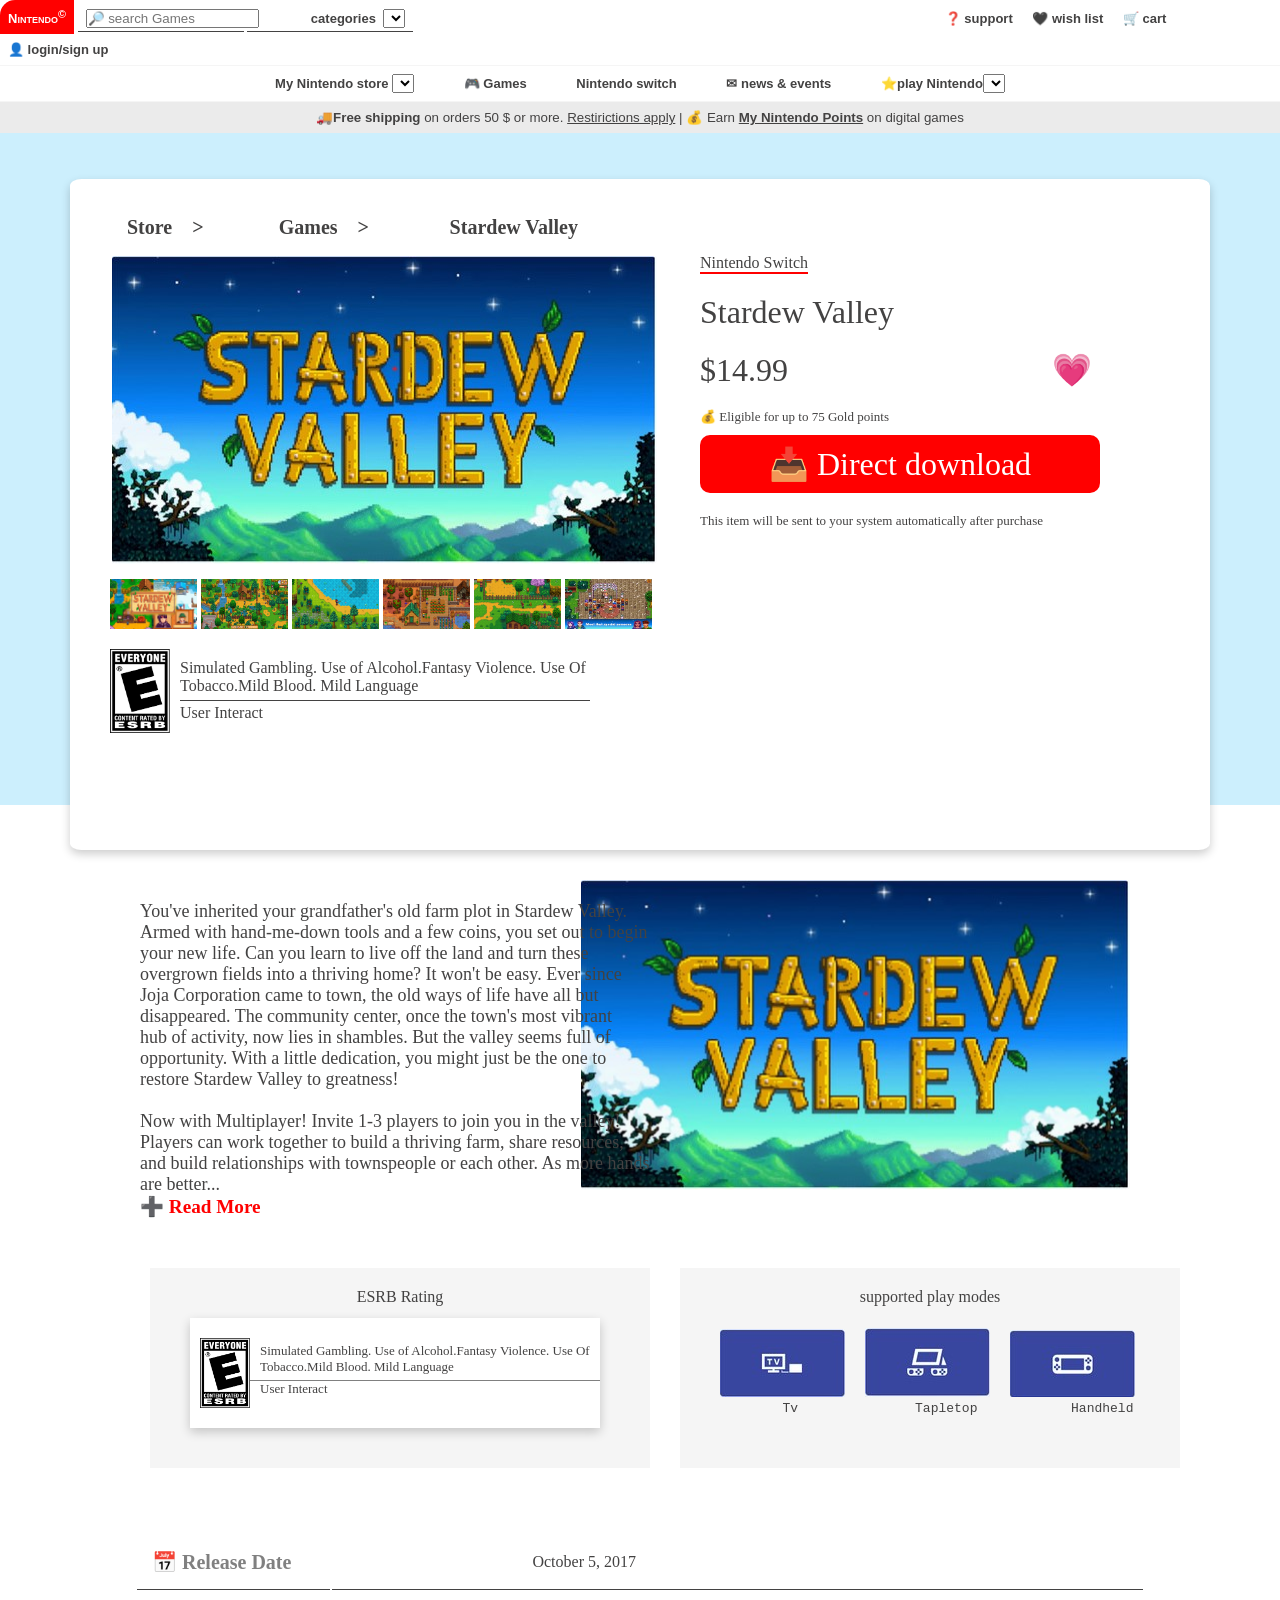
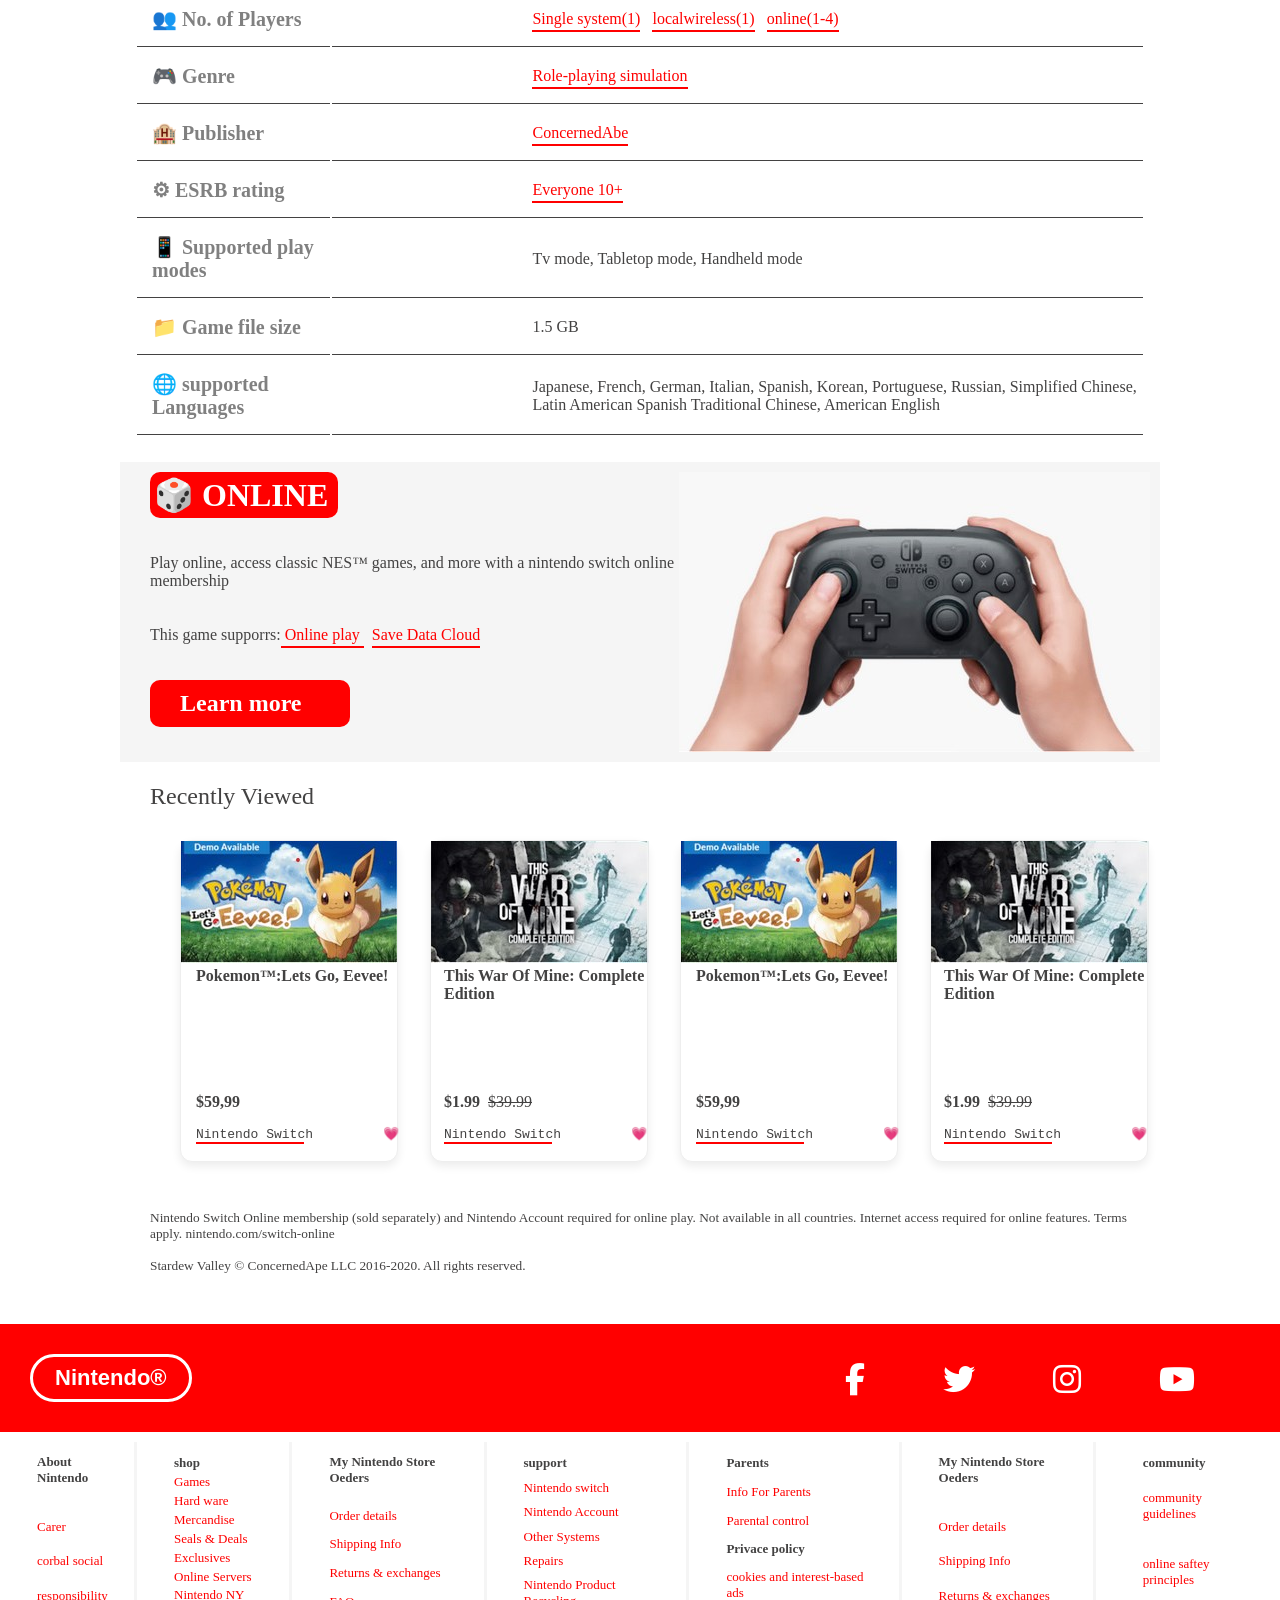
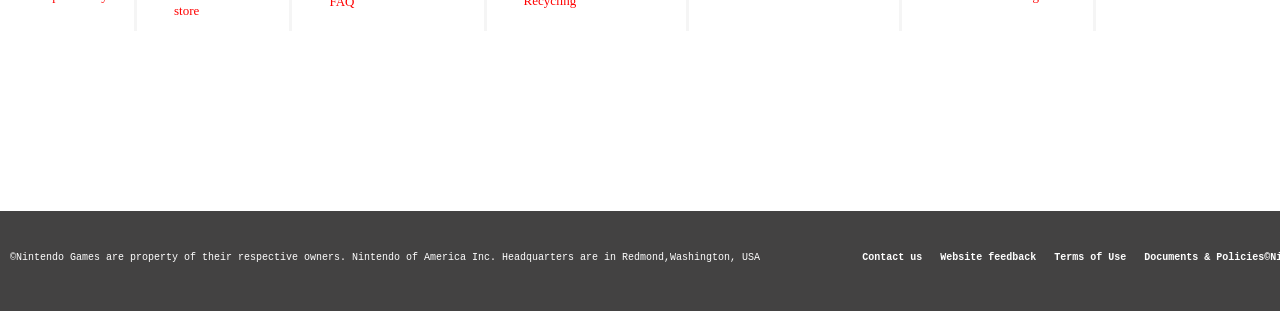
<file: index.html>
<!DOCTYPE html>
<html lang="en">

<head>
    <title> NINTENDO </title>
    <link rel="stylesheet" href="headers.css">
    <style>

    </style>
    <link rel="stylesheet" href="https://cdnjs.cloudflare.com/ajax/libs/font-awesome/6.5.1/css/all.min.css">

</head>

<body>

    <ul class="first">
        <li id="lone"> Nintendo<sup>©</sup></li>
        <li class="tth "> <input type="search" placeholder="🔎 search Games"></li>
        <li class=" ttth"> categories&nbsp;&nbsp;<select> </select></li>
        <li class=" end"> ❓ support</li>
        <li> 🖤 wish list</li>
        <li> 🛒 cart</li>
        <li> 👤 login/sign up</li>
    </ul>



    <ul class="second">
        <li> My Nintendo store <select></select></li>
        <li> 🎮 Games </li>
        <li> Nintendo switch </li>
        <li> ✉ news & events</li>
        <li> ⭐play Nintendo<select></select> </li>
    </ul>

    <ul class="third">
        <li>

            🚚<b>Free shipping</b> on orders 50 $ or more. <u>Restirictions apply</u> | 💰 Earn <b><u>My Nintendo
                    Points</u></b> on digital games

        </li>
    </ul><br /><br />
    <div class="table">
        <table>
            <tr>
                <th class="table mrow">
                    Store &nbsp;&nbsp; >
                </th>
                <th class="table mrow">
                    Games &nbsp;&nbsp; >
                </th>
                <th class="table mrow">
                    Stardew Valley
                </th>
            </tr>
            <tr>
                <td colspan="3"> <img src="1.jpg" /></td>
            </tr>

        </table>
        <div class="four">
            <p class="p1">Nintendo Switch</p>
            <p class="p2">Stardew Valley</p>
            <p class="p3">$14.99
                &nbsp;&nbsp;&nbsp;&nbsp;&nbsp;&nbsp;&nbsp;&nbsp;&nbsp;&nbsp;&nbsp;&nbsp;&nbsp;&nbsp;&nbsp;&nbsp;&nbsp;&nbsp;&nbsp;&nbsp;&nbsp;&nbsp;&nbsp;&nbsp;&nbsp;&nbsp;&nbsp;&nbsp;&nbsp;&nbsp;&nbsp;
                💗</p>
            <p class="p4"><b>💰</b> Eligible for up to 75 Gold points</p>
            <p class="p5">📥 Direct download</p>
            <p class="p6">This item will be sent to your system automatically after purchase</p>
        </div>
        <div class="photos">
            <img src="2.jpg" width="87px" height="50" />
            <img src="3.jpg" width="87px" height="50" />
            <img src="4.jpg" width="87px" height="50" />
            <img src="5.jpg" width="87px" height="50" />
            <img src="6.jpg" width="87px" height="50" />
            <img src="7.jpg" width="87px" height="50" />
        </div>
        <div class="esrb">
            <img src="8.jpg" width="60" />
        </div>

        <div class="divesrb">
            <p id="a"> Simulated Gambling. Use of Alcohol.Fantasy Violence. Use Of <br />Tobacco.Mild Blood. Mild
                Language</p>
        </div>
        <div class="divesrbb">
            <p> User Interact</p>
        </div>

    </div>
    <div class="divimage">
        <img src="1.jpg" />
        <p class="pimage">
            You've inherited your grandfather's old farm plot in Stardew Valley. Armed with hand-me-down tools and a few
            coins, you set out to begin your new life. Can you learn to live off the land and turn these overgrown
            fields into a thriving home? It won't be easy. Ever since Joja Corporation came to town, the old ways of
            life have all but disappeared. The community center, once the town's most vibrant hub of activity, now lies
            in shambles. But the valley seems full of opportunity. With a little dedication, you might just be the one
            to restore Stardew Valley to greatness!<br /><br />

            Now with Multiplayer! Invite 1-3 players to join you in the valley! Players can work together to build a
            thriving farm, share resources, and build relationships with townspeople or each other. As more hands are
            better...
        </p>
        <p class="rm"> ➕ Read More</p>
    </div>



    <div class="esupp">

        <div class="erating">
            <p>ESRB Rating </p>
        </div>


        <div class="support">
            <p>supported play modes </p>
        </div>
        <div class="supportimage">
            <img src="9.jpg" />&nbsp;&nbsp;&nbsp;&nbsp;

            <img src="10.jpg" />&nbsp;&nbsp;&nbsp;&nbsp;

            <img src="11.jpg" />
            <pre>        Tv               Tapletop            Handheld</pre>

        </div>

        <div class="eratingimage">
            <img src="8.jpg" width="50" />
            <p class="pword"> Simulated Gambling. Use of Alcohol.Fantasy Violence. Use Of <br />Tobacco.Mild Blood. Mild
                Language</p>

            <p> User Interact</p>
        </div>
    </div>

    <div class="table2">
        <table>
            <tr>
                <th class="thtable2">📅 Release Date</th>
                <td class="tdtable2">October 5, 2017</td>
            </tr>
            <tr>
                <th class="thtable2"> 👥 No. of Players</th>
                <td class="tdtable2 "><span class="td2">Single system(1)</span>&nbsp;&nbsp;
                    <span class="td2">localwireless(1)</span>&nbsp;&nbsp;
                    <span class="td2"> online(1-4)</span>
                </td>
            </tr>
            <tr>
                <th class="thtable2"> 🎮 Genre</th>
                <td class="tdtable2 "><span class="td2">Role-playing simulation</span></td>
            </tr>
            <tr>
                <th class="thtable2"> 🏨 Publisher</th>
                <td class="tdtable2 "><span class="td2">ConcernedAbe</span></td>
            </tr>
            <tr>
                <th class="thtable2"> ⚙ ESRB rating</th>
                <td class="tdtable2 "><span class="td2">Everyone 10+</span></td>
            </tr>
            <tr>
                <th class="thtable2"> 📱 Supported play modes</th>
                <td class="tdtable2 "> Tv mode, Tabletop mode, Handheld mode</td>
            </tr>
            <tr>
                <th class="thtable2"> 📁 Game file size</th>
                <td class="tdtable2 ">1.5 GB</td>
            </tr>
            <tr>
                <th class="thtable2"> 🌐 supported Languages</th>
                <td class="tdtable2 ">Japanese, French, German, Italian, Spanish, Korean, Portuguese, Russian,
                    Simplified
                    Chinese, Latin
                    American Spanish
                    Traditional Chinese, American English</td>
            </tr>
        </table>
    </div>
    <div class="controler">
        <img src="12.jpg" />
        <h1 class="redbox"> 🎲 ONLINE </h1><br /><br />
        <p>Play online, access classic NES™ games, and more with a nintendo switch online membership</p><br /><br />
        <p>This game supporrs:<span class="td2"> Online play </span>&nbsp;&nbsp;<span class="td2">Save Data Cloud</span>
        </p><br /><br />
        <h2 class="redbox">Learn more</h2>
    </div>
    <div>
        <p class="recently">Recently Viewed</p>
    </div>


    <div class="boxes">
        <div class="onebox">
            <img src="13.jpg" />
            <p class="oneboxfont"><b> Pokemon™:Lets Go, Eevee!</b></p><br /><br /><br /><br /><br /><br />
            <p class="oneboxfont"> <b>$59,99</b></p>
            <pre> <p class="oneboxfont p1">Nintendo Switch         💗</p></pre>
        </div>
        <div class="twobox">
            <img src="14.jpg" />
            <p class="oneboxfont"><b> This War Of Mine: Complete Edition</b></p>
            <br /><br /><br /><br /><br />
            <p class="oneboxfont"> <b>$1.99</b>&nbsp;&nbsp;<span class="linethroght">$39.99</span></p>
            <pre> <p class="oneboxfont p1">Nintendo Switch         💗</p></pre>
        </div>
        <div class="threebox">
            <img src="13.jpg" />
            <p class="oneboxfont"><b> Pokemon™:Lets Go, Eevee!</b></p><br /><br /><br /><br /><br /><br />
            <p class="oneboxfont"> <b>$59,99</b></p>
            <pre> <p class="oneboxfont p1">Nintendo Switch         💗</p></pre>
        </div>
        <div class="fourbox">
            <img src="14.jpg" />
            <p class="oneboxfont"><b> This War Of Mine: Complete Edition</b></p>
            <br /><br /><br /><br /><br />
            <p class="oneboxfont"> <b>$1.99</b>&nbsp;&nbsp;<span class="linethroght">$39.99</span></p>
            <pre> <p class="oneboxfont p1">Nintendo Switch         💗</p></pre>
        </div>
    </div>
    <div class="underboxes">
        <p>Nintendo Switch Online membership (sold separately) and Nintendo Account required for online play. Not
            available in all countries. Internet access required for online features. Terms<br />
            apply. nintendo.com/switch-online<br /><br />
            Stardew Valley © ConcernedApe LLC 2016-2020. All rights reserved.
        </p>
    </div>
    <div class="redbar"><span class="Nintendo"> Nintendo®</span>
        <div class="social">
            <i class="fa-brands fa-facebook-f"></i>
            <i class="fa-brands fa-twitter"></i>
            <i class="fa-brands fa-instagram"></i>
            <i class="fa-brands fa-youtube"></i>
        </div>
    </div>
    <div class="lasttable">
        <table class="last last1">
            <tr>
                <th>About Nintendo</th>
            </tr>
            <tr>
                <td>Carer</td>
            </tr>
            <tr>
                <td>corbal social</td>
            </tr>
            <tr>
                <td>responsibility</td>
            </tr>
        </table>
        <table class="last last2">
            <tr>
                <th>shop</th>
            </tr>
            <tr>
                <td>Games</td>
            </tr>
            <tr>
                <td>Hard ware</td>
            </tr>
            <tr>
                <td>Mercandise</td>
            </tr>
            <tr>
                <td>Seals & Deals </td>
            </tr>
            <tr>
                <td>Exclusives</td>
            </tr>
            <tr>
                <td>Online Servers</td>
            </tr>
            <tr>
                <td>Nintendo NY store</td>
            </tr>
        </table>
        <table class="last last3">
            <tr>
                <th>My Nintendo Store Oeders</th>
            </tr>
            <tr>
                <td>Order details </td>
            </tr>
            <tr>
                <td>Shipping Info</td>
            </tr>
            <tr>
                <td>Returns & exchanges</td>
            </tr>
            <tr>
                <td>FAQ </td>
            </tr>
        </table>
        <table class="last last4">
            <tr>
                <th>support</th>
            </tr>
            <tr>
                <td>Nintendo switch</td>
            </tr>
            <tr>
                <td>Nintendo Account </td>
            </tr>
            <tr>
                <td>Other Systems</td>
            </tr>
            <tr>
                <td>Repairs </td>
            </tr>
            <tr>
                <td>Nintendo Product Recycling</td>
            </tr>
        </table>
        <table class="last last5">
            <tr>
                <th>Parents</th>
            </tr>
            <tr>
                <td>Info For Parents </td>
            </tr>
            <tr>
                <td>Parental control</td>
            </tr>
            <tr>
                <th>Privace policy</th>
            </tr>
            <tr>
                <td>cookies and interest-based ads </td>
            </tr>
        </table>
        <table class="last last6">
            <tr>
                <th>My Nintendo Store Oeders</th>
            </tr>
            <tr>
                <td>Order details </td>
            </tr>
            <tr>
                <td>Shipping Info</td>
            </tr>
            <tr>
                <td>Returns & exchanges</td>
            </tr>
        </table>
        <table class=" last7">
            <tr>
                <th>community </th>
            </tr>
            <tr>
                <td>community guidelines </td>
            </tr>
            <tr>
                <td>online saftey principles</td>
            </tr>

        </table>
    </div>
    <div class="lastbar">
        <pre><p>©Nintendo Games are property of their respective owners. Nintendo of America Inc. Headquarters are in Redmond,Washington, USA               <b>  Contact us   Website feedback   Terms of Use   Documents & Policies©Nintendo 🇺🇸 Change region</b></p></pre>

    </div>








































</body>

</html>
</file>
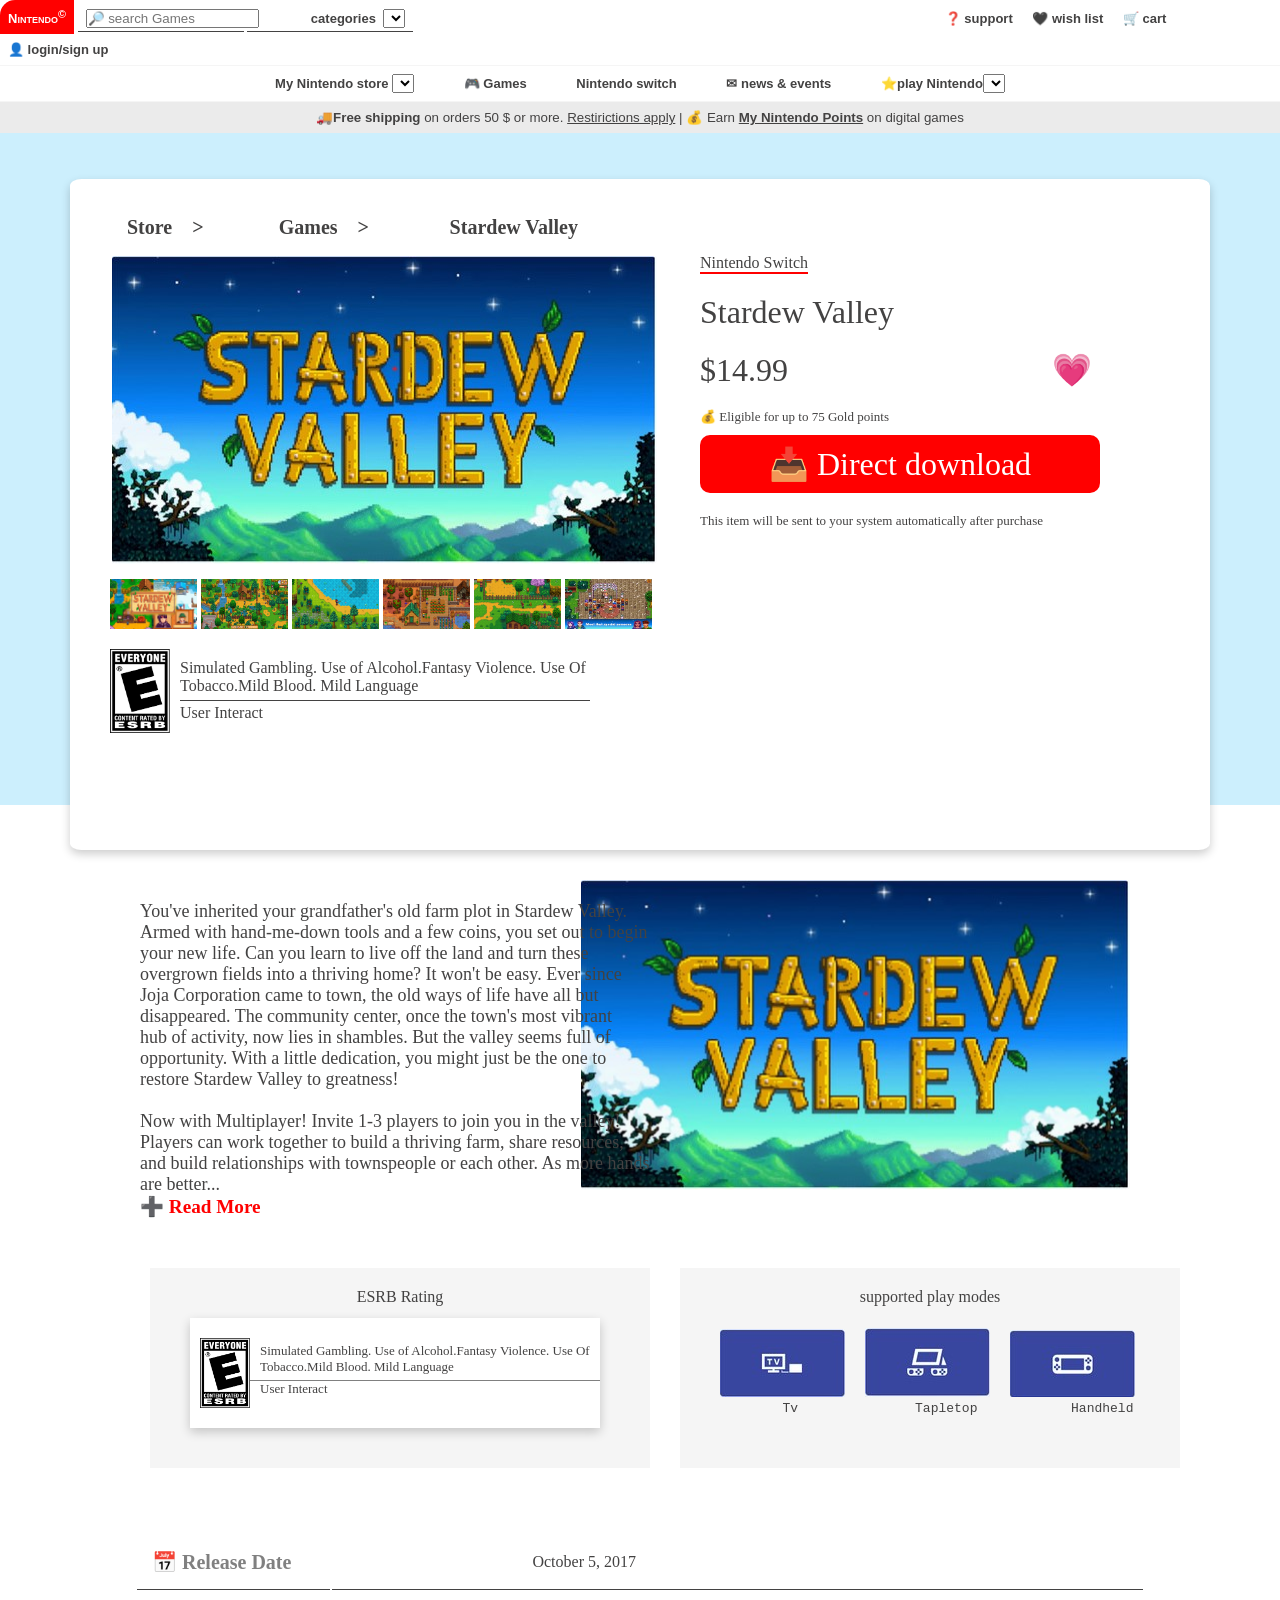
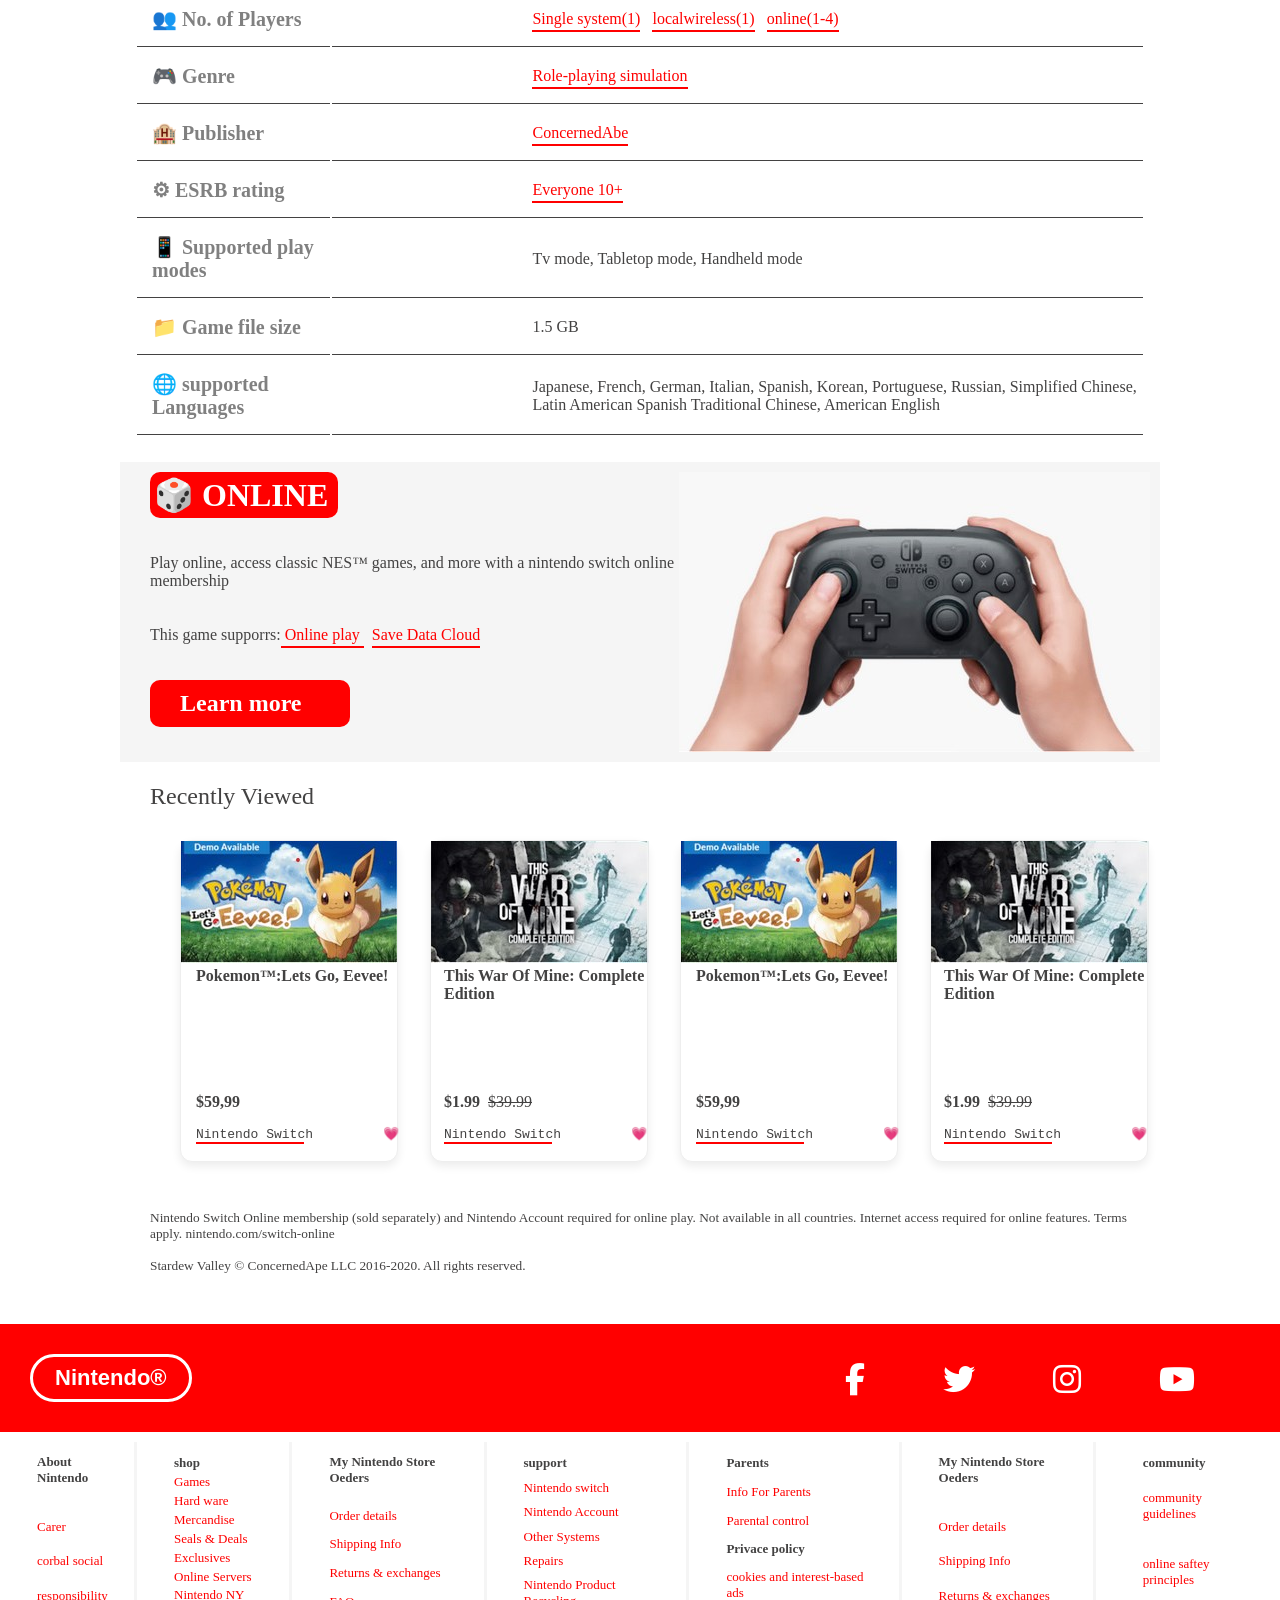
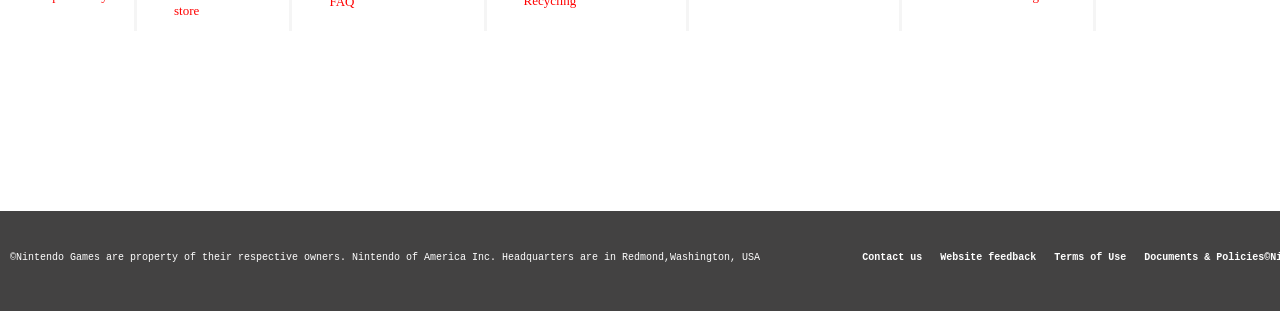
<file: ass3.html>
<!DOCTYPE html>
<html lang="en">

<head>
    <title> assiment 3 </title>
    <link rel="stylesheet" href="headers.css">
    <style>

    </style>
    <link rel="stylesheet" href="https://cdnjs.cloudflare.com/ajax/libs/font-awesome/6.5.1/css/all.min.css">

</head>

<body>

    <ul class="first">
        <li id="lone"> Nintendo<sup>©</sup></li>
        <li class="tth "> <input type="search" placeholder="🔎 search Games"></li>
        <li class=" ttth"> categories&nbsp;&nbsp;<select> </select></li>
        <li class=" end"> ❓ support</li>
        <li> 🖤 wish list</li>
        <li> 🛒 cart</li>
        <li> 👤 login/sign up</li>
    </ul>



    <ul class="second">
        <li> My Nintendo store <select></select></li>
        <li> 🎮 Games </li>
        <li> Nintendo switch </li>
        <li> ✉ news & events</li>
        <li> ⭐play Nintendo<select></select> </li>
    </ul>

    <ul class="third">
        <li>

            🚚<b>Free shipping</b> on orders 50 $ or more. <u>Restirictions apply</u> | 💰 Earn <b><u>My Nintendo
                    Points</u></b> on digital games

        </li>
    </ul><br /><br />
    <div class="table">
        <table>
            <tr>
                <th class="table mrow">
                    Store &nbsp;&nbsp; >
                </th>
                <th class="table mrow">
                    Games &nbsp;&nbsp; >
                </th>
                <th class="table mrow">
                    Stardew Valley
                </th>
            </tr>
            <tr>
                <td colspan="3"> <img src="1.jpg" /></td>
            </tr>

        </table>
        <div class="four">
            <p class="p1">Nintendo Switch</p>
            <p class="p2">Stardew Valley</p>
            <p class="p3">$14.99
                &nbsp;&nbsp;&nbsp;&nbsp;&nbsp;&nbsp;&nbsp;&nbsp;&nbsp;&nbsp;&nbsp;&nbsp;&nbsp;&nbsp;&nbsp;&nbsp;&nbsp;&nbsp;&nbsp;&nbsp;&nbsp;&nbsp;&nbsp;&nbsp;&nbsp;&nbsp;&nbsp;&nbsp;&nbsp;&nbsp;&nbsp;
                💗</p>
            <p class="p4"><b>💰</b> Eligible for up to 75 Gold points</p>
            <p class="p5">📥 Direct download</p>
            <p class="p6">This item will be sent to your system automatically after purchase</p>
        </div>
        <div class="photos">
            <img src="2.jpg" width="87px" height="50" />
            <img src="3.jpg" width="87px" height="50" />
            <img src="4.jpg" width="87px" height="50" />
            <img src="5.jpg" width="87px" height="50" />
            <img src="6.jpg" width="87px" height="50" />
            <img src="7.jpg" width="87px" height="50" />
        </div>
        <div class="esrb">
            <img src="8.jpg" width="60" />
        </div>

        <div class="divesrb">
            <p id="a"> Simulated Gambling. Use of Alcohol.Fantasy Violence. Use Of <br />Tobacco.Mild Blood. Mild
                Language</p>
        </div>
        <div class="divesrbb">
            <p> User Interact</p>
        </div>

    </div>
    <div class="divimage">
        <img src="1.jpg" />
        <p class="pimage">
            You've inherited your grandfather's old farm plot in Stardew Valley. Armed with hand-me-down tools and a few
            coins, you set out to begin your new life. Can you learn to live off the land and turn these overgrown
            fields into a thriving home? It won't be easy. Ever since Joja Corporation came to town, the old ways of
            life have all but disappeared. The community center, once the town's most vibrant hub of activity, now lies
            in shambles. But the valley seems full of opportunity. With a little dedication, you might just be the one
            to restore Stardew Valley to greatness!<br /><br />

            Now with Multiplayer! Invite 1-3 players to join you in the valley! Players can work together to build a
            thriving farm, share resources, and build relationships with townspeople or each other. As more hands are
            better...
        </p>
        <p class="rm"> ➕ Read More</p>
    </div>



    <div class="esupp">

        <div class="erating">
            <p>ESRB Rating </p>
        </div>


        <div class="support">
            <p>supported play modes </p>
        </div>
        <div class="supportimage">
            <img src="9.jpg" />&nbsp;&nbsp;&nbsp;&nbsp;

            <img src="10.jpg" />&nbsp;&nbsp;&nbsp;&nbsp;

            <img src="11.jpg" />
            <pre>        Tv               Tapletop            Handheld</pre>

        </div>

        <div class="eratingimage">
            <img src="8.jpg" width="50" />
            <p class="pword"> Simulated Gambling. Use of Alcohol.Fantasy Violence. Use Of <br />Tobacco.Mild Blood. Mild
                Language</p>

            <p> User Interact</p>
        </div>
    </div>

    <div class="table2">
        <table>
            <tr>
                <th class="thtable2">📅 Release Date</th>
                <td class="tdtable2">October 5, 2017</td>
            </tr>
            <tr>
                <th class="thtable2"> 👥 No. of Players</th>
                <td class="tdtable2 "><span class="td2">Single system(1)</span>&nbsp;&nbsp;
                    <span class="td2">localwireless(1)</span>&nbsp;&nbsp;
                    <span class="td2"> online(1-4)</span>
                </td>
            </tr>
            <tr>
                <th class="thtable2"> 🎮 Genre</th>
                <td class="tdtable2 "><span class="td2">Role-playing simulation</span></td>
            </tr>
            <tr>
                <th class="thtable2"> 🏨 Publisher</th>
                <td class="tdtable2 "><span class="td2">ConcernedAbe</span></td>
            </tr>
            <tr>
                <th class="thtable2"> ⚙ ESRB rating</th>
                <td class="tdtable2 "><span class="td2">Everyone 10+</span></td>
            </tr>
            <tr>
                <th class="thtable2"> 📱 Supported play modes</th>
                <td class="tdtable2 "> Tv mode, Tabletop mode, Handheld mode</td>
            </tr>
            <tr>
                <th class="thtable2"> 📁 Game file size</th>
                <td class="tdtable2 ">1.5 GB</td>
            </tr>
            <tr>
                <th class="thtable2"> 🌐 supported Languages</th>
                <td class="tdtable2 ">Japanese, French, German, Italian, Spanish, Korean, Portuguese, Russian,
                    Simplified
                    Chinese, Latin
                    American Spanish
                    Traditional Chinese, American English</td>
            </tr>
        </table>
    </div>
    <div class="controler">
        <img src="12.jpg" />
        <h1 class="redbox"> 🎲 ONLINE </h1><br /><br />
        <p>Play online, access classic NES™ games, and more with a nintendo switch online membership</p><br /><br />
        <p>This game supporrs:<span class="td2"> Online play </span>&nbsp;&nbsp;<span class="td2">Save Data Cloud</span>
        </p><br /><br />
        <h2 class="redbox">Learn more</h2>
    </div>
    <div>
        <p class="recently">Recently Viewed</p>
    </div>


    <div class="boxes">
        <div class="onebox">
            <img src="13.jpg" />
            <p class="oneboxfont"><b> Pokemon™:Lets Go, Eevee!</b></p><br /><br /><br /><br /><br /><br />
            <p class="oneboxfont"> <b>$59,99</b></p>
            <pre> <p class="oneboxfont p1">Nintendo Switch         💗</p></pre>
        </div>
        <div class="twobox">
            <img src="14.jpg" />
            <p class="oneboxfont"><b> This War Of Mine: Complete Edition</b></p>
            <br /><br /><br /><br /><br />
            <p class="oneboxfont"> <b>$1.99</b>&nbsp;&nbsp;<span class="linethroght">$39.99</span></p>
            <pre> <p class="oneboxfont p1">Nintendo Switch         💗</p></pre>
        </div>
        <div class="threebox">
            <img src="13.jpg" />
            <p class="oneboxfont"><b> Pokemon™:Lets Go, Eevee!</b></p><br /><br /><br /><br /><br /><br />
            <p class="oneboxfont"> <b>$59,99</b></p>
            <pre> <p class="oneboxfont p1">Nintendo Switch         💗</p></pre>
        </div>
        <div class="fourbox">
            <img src="14.jpg" />
            <p class="oneboxfont"><b> This War Of Mine: Complete Edition</b></p>
            <br /><br /><br /><br /><br />
            <p class="oneboxfont"> <b>$1.99</b>&nbsp;&nbsp;<span class="linethroght">$39.99</span></p>
            <pre> <p class="oneboxfont p1">Nintendo Switch         💗</p></pre>
        </div>
    </div>
    <div class="underboxes">
        <p>Nintendo Switch Online membership (sold separately) and Nintendo Account required for online play. Not
            available in all countries. Internet access required for online features. Terms<br />
            apply. nintendo.com/switch-online<br /><br />
            Stardew Valley © ConcernedApe LLC 2016-2020. All rights reserved.
        </p>
    </div>
    <div class="redbar"><span class="Nintendo"> Nintendo®</span>
        <div class="social">
            <i class="fa-brands fa-facebook-f"></i>
            <i class="fa-brands fa-twitter"></i>
            <i class="fa-brands fa-instagram"></i>
            <i class="fa-brands fa-youtube"></i>
        </div>
    </div>
    <div class="lasttable">
        <table class="last last1">
            <tr>
                <th>About Nintendo</th>
            </tr>
            <tr>
                <td>Carer</td>
            </tr>
            <tr>
                <td>corbal social</td>
            </tr>
            <tr>
                <td>responsibility</td>
            </tr>
        </table>
        <table class="last last2">
            <tr>
                <th>shop</th>
            </tr>
            <tr>
                <td>Games</td>
            </tr>
            <tr>
                <td>Hard ware</td>
            </tr>
            <tr>
                <td>Mercandise</td>
            </tr>
            <tr>
                <td>Seals & Deals </td>
            </tr>
            <tr>
                <td>Exclusives</td>
            </tr>
            <tr>
                <td>Online Servers</td>
            </tr>
            <tr>
                <td>Nintendo NY store</td>
            </tr>
        </table>
        <table class="last last3">
            <tr>
                <th>My Nintendo Store Oeders</th>
            </tr>
            <tr>
                <td>Order details </td>
            </tr>
            <tr>
                <td>Shipping Info</td>
            </tr>
            <tr>
                <td>Returns & exchanges</td>
            </tr>
            <tr>
                <td>FAQ </td>
            </tr>
        </table>
        <table class="last last4">
            <tr>
                <th>support</th>
            </tr>
            <tr>
                <td>Nintendo switch</td>
            </tr>
            <tr>
                <td>Nintendo Account </td>
            </tr>
            <tr>
                <td>Other Systems</td>
            </tr>
            <tr>
                <td>Repairs </td>
            </tr>
            <tr>
                <td>Nintendo Product Recycling</td>
            </tr>
        </table>
        <table class="last last5">
            <tr>
                <th>Parents</th>
            </tr>
            <tr>
                <td>Info For Parents </td>
            </tr>
            <tr>
                <td>Parental control</td>
            </tr>
            <tr>
                <th>Privace policy</th>
            </tr>
            <tr>
                <td>cookies and interest-based ads </td>
            </tr>
        </table>
        <table class="last last6">
            <tr>
                <th>My Nintendo Store Oeders</th>
            </tr>
            <tr>
                <td>Order details </td>
            </tr>
            <tr>
                <td>Shipping Info</td>
            </tr>
            <tr>
                <td>Returns & exchanges</td>
            </tr>
        </table>
        <table class=" last7">
            <tr>
                <th>community </th>
            </tr>
            <tr>
                <td>community guidelines </td>
            </tr>
            <tr>
                <td>online saftey principles</td>
            </tr>

        </table>
    </div>
    <div class="lastbar">
        <pre><p>©Nintendo Games are property of their respective owners. Nintendo of America Inc. Headquarters are in Redmond,Washington, USA               <b>  Contact us   Website feedback   Terms of Use   Documents & Policies©Nintendo 🇺🇸 Change region</b></p></pre>

    </div>








































</body>

</html>
</file>
<file: headers.css>
* {
             padding: 0;
             margin: 0;
         }

         body {
             height: 3500px;
             color: #434242;

             background: linear-gradient(to bottom, rgb(204, 239, 253) 23%, white 23%);
         }

         ul.first {


             font-family: Arial,
                 sans-serif;
             border-bottom: 1px solid whitesmoke;
             font-weight: bold;
             background-color: rgb(255, 255, 255);
             font-size: small;


             li {
                 border: 1px;
                 margin: 0px;
                 display: inline-block;
                 padding: 8px;
             }

             #lone {
                 background-color: red;
                 border-top-left-radius: 15px;
                 color: white;
                 font-weight: bold;
                 font-family: Arial, sans-serif;
                 font-size: small;
                 font-variant: small-caps;


             }



             .end {
                 margin-left: 520px;
             }

             .ttth {
                 text-align: right;
                 border-right: 0px;
                 border-bottom: 1px solid;
                 padding-bottom: 3px;
                 width: 150px;
             }

             .tth {
                 border-right: 0px;
                 border-bottom: 1px solid;
                 padding-bottom: 3px;
                 width: 150px;
             }

             :hover:not(#lone) {
                 color: red;
                 cursor: pointer;
                 border-bottom: 2px solid red;
                 padding: 0px 8px;

             }

             :active:not(#lone) {
                 color: darkmagenta;
                 border-bottom: 2px solid red;
             }
         }





         ul.second {
             text-align: center;
             font-weight: bold;
             background-color: white;
             border-bottom: 1px solid whitesmoke;
             padding: 0px;
             font-family: Arial,
                 sans-serif;
             font-size: small;


             li {
                 padding: 8px;
                 margin-left: 15px;
                 margin-right: 15px;
                 display: inline-block;
             }
         }

         ul.second {
             :hover {
                 color: red;
                 cursor: pointer;
                 border-bottom: 2px solid red;
                 padding: 0px 8px;

             }

             :active {
                 color: darkmagenta;
                 border-bottom: 2px solid red;

             }
         }

         ul.third {
             text-align: center;
             background-color: rgb(235, 235, 235);
             border-bottom: 0px solid whitesmoke;
             font-family: Arial, sans-serif;
             font-size: smaller;

             li {
                 padding: 8px;
             }
         }

         th.table {
             margin: 0px;
             padding: 15px 15px;
             font-size: 20px;
             font-weight: bold;
             text-align: left;
             color: #434242;



         }


         div.table {
             img {
                 border-top: 90px;
             }

             box-shadow: 0 4px 10px rgba(0, 0, 0, 0.2);
             position: relative;
             display: flex;
             border: 0px solid black;
             width: 1100px;
             padding-bottom: 280px;
             padding-top: 20px;
             padding-left: 40px;
             margin: 10px auto;
             border-radius: 1%;
             background-color: white;

         }





         div.four {
             position: absolute;
             width: 400px;
             padding: 10px;
             display: table;
             margin-left: 580px;
             margin-top: 45px;


         }

         p.p1 {
             padding: 0px;
             border-bottom: 2px solid red;
             width: 108px;
         }

         p.p2 {
             padding-top: 20px;
             font-size: xx-large;
         }

         p.p3 {
             padding-top: 20px;
             font-size: xx-large;
         }

         p.p4 {
             padding-top: 20px;
             padding-bottom: 10px;
             font-size: small;
         }

         p.p5 {
             border-style: unset;
             padding-top: 10px;
             padding-bottom: 10px;
             font-size: xx-large;
             text-align: center;
             background-color: red;
             border-radius: 10px;
             color: white
         }

         p.p6 {
             padding-top: 20px;
             font-size: small;


         }

         p.p5:hover {
             background-color: darkgray;
             cursor: pointer;
         }

         p.p5:active {
             color: beige;
             background-color: aquamarine;
         }


         div.photos {
             position: absolute;
             margin-top: 380px;
             margin-left: 0px;
         }

         div.esrb {
             position: absolute;
             margin-top: 450px;


         }

         div.divesrb {
             padding-bottom: 5px;
             position: absolute;
             margin-top: 460px;
             margin-left: 70px;
             width: 410px;
             border-bottom: 0.5px solid #434242;
         }

         div.divesrbb {
             padding-bottom: 5px;
             position: absolute;
             margin-top: 505px;
             margin-left: 70px;
             width: 450px;
         }



         div.divimage {
             padding-top: 20px;
             padding-right: 150px;
             padding-left: 140px;

             img {
                 float: right;
                 shape-outside: circle(50%);
                 height: 310px;
             }

             p.pimage {
                 padding-top: 21px;
                 text-align: left;
                 width: 510px;
                 font-size: large;
             }

             p.rm {
                 color: red;
                 font-size: larger;
                 font-weight: bold;
                 width: 130px;





             }

             p.rm:hover {
                 cursor: pointer;
                 color: #434242;
             }

             p.rm:active {
                 color: blueviolet;
             }


         }




         div.esupp {
             position: relative;
         }

         div.erating {
             position: absolute;
             margin-left: 150px;
             margin-top: 50px;
             padding-top: 20px;
             text-align: center;
             background-color: whitesmoke;
             width: 500px;
             height: 180px;
         }

         div.support {
             position: absolute;
             margin-left: 680px;
             margin-top: 50px;
             padding-top: 20px;
             text-align: center;
             background-color: whitesmoke;
             width: 500px;
             height: 180px;
         }

         div.eratingimage {
             img {
                 float: left;
                 padding-right: 10px;
             }

             p.pword {
                 border-bottom: 1px solid gray;
                 padding: 5px 5px;
             }

             box-shadow: 0 4px 10px rgba(0, 0, 0, 0.2);
             position: absolute;
             font-size: small;
             width: 400px;
             height: 90px;
             background-color: white;
             margin-left: 190px;
             margin-top: 100px;
             padding-top: 20px;
             padding-bottom: px;
             padding-left: 10px;
         }

         div.supportimage {
             margin-top: 100px;
             margin-left: 710px;
             position: absolute;
             width: 450px;
             padding: 10px;
         }

         div.table2 {
             margin: 10px auto;
             margin-top: 300px;
             width: 1010px;
             padding: 15px;


             th.thtable2 {
                 border-bottom: 1px solid#434242;
                 margin: 0px;
                 padding: 15px 15px;
                 font-size: 20px;
                 font-weight: bold;
                 text-align: left;
                 color: gray;
             }

             td.tdtable2 {
                 border-bottom: 1px solid #434242;
                 color: #434242;
                 padding-left: 200px;

             }


         }

         .td2 {
             color: red;
             border-bottom: 2px solid red;
             padding-bottom: 3px;
         }

         div.controler {

             img {
                 float: right;
             }

             height: 280px;
             background-color: whitesmoke;
             width: 1000px;
             margin: 1px auto;
             padding: 10px;
             padding-left: 30px;



         }

         h1.redbox {
             color: white;
             background-color: red;
             width: 180px;
             padding: 4px;
             border-radius: 10px;
         }

         h2.redbox {
             color: white;
             background-color: red;
             width: 160px;
             padding: 10px;
             padding-left: 30px;
             border-radius: 10px;
         }

         h2:hover {
             background-color: gray;
             cursor: pointer;
         }

         h2:active {
             background-color: blueviolet;
         }

         p.recently {
             font-size: x-large;
             margin-left: 150px;
             padding-top: 20px;
             color: #434242;
         }

         div.boxes {
             :hover {
                 cursor: pointer;
             }

             :active {
                 color: blueviolet;
             }

             position: relative;
             margin: 30px auto;

             div.onebox {




                 position: absolute;


                 margin-left: 180px;
                 height: 320px;
                 width: 216px;
                 background: #fff;
                 border-radius: 12px;
                 border: 1px solid #eee;
                 box-shadow: 0 4px 10px rgba(0, 0, 0, 0.08);

                 p.oneboxfont {
                     font-size: medium;
                     margin-left: 15px;
                 }

             }


             div.twobox {

                 position: absolute;
                 margin-left: 430px;
                 height: 320px;
                 width: 216px;
                 background: #fff;
                 border-radius: 12px;
                 border: 1px solid #eee;
                 box-shadow: 0 4px 10px rgba(0, 0, 0, 0.08);

                 p.oneboxfont {
                     font-size: medium;
                     margin-left: 13px;

                     .linethroght {
                         text-decoration: line-through;
                     }

                 }
             }

             div.threebox {
                 position: absolute;
                 margin-left: 680px;
                 height: 320px;
                 width: 216px;
                 background: #fff;
                 border-radius: 12px;
                 border: 1px solid #eee;
                 box-shadow: 0 4px 10px rgba(0, 0, 0, 0.08);

                 p.oneboxfont {
                     font-size: medium;
                     margin-left: 15px;
                 }
             }

             div.fourbox {
                 position: absolute;
                 margin-left: 930px;
                 height: 320px;
                 width: 216px;
                 background: #fff;
                 border-radius: 12px;
                 border: 1px solid #eee;
                 box-shadow: 0 4px 10px rgba(0, 0, 0, 0.08);

                 p.oneboxfont {
                     font-size: medium;
                     margin-left: 13px;

                     .linethroght {
                         text-decoration: line-through;
                     }

                 }
             }
         }

         div.underboxes {
             width: 1000px;
             margin-top: 400px;
             margin-left: 150px;
             font-size: smaller;
         }

         div.redbar {
             margin-top: 50px;
             padding: 30px;
             background-color: red;

             .Nintendo {

                 display: inline-block;
                 padding: 8px 22px;
                 border: 3px solid white;
                 border-radius: 999px;
                 color: white;
                 font-weight: bold;
                 font-size: 22px;
                 font-family: Arial, sans-serif;

             }

             .social {
                 font-size: xx-large;
                 color: white;
                 padding: 8px 20px;
                 letter-spacing: 35px;
                 float: right;
             }
         }

         div.lasttable {

             font-size: small;
             margin: 10px auto;
             display: flex;

             th {
                 margin-left: 5px;
                 display: inline-block;



             }

             td {
                 padding-right: 10px;

                 margin-left: 5px;
                 display: inline-block;
                 color: red;
             }

             td:hover {
                 cursor: pointer;
             }

             td:active {
                 color: blueviolet;
             }


             .last {
                 border-right: 3px whitesmoke solid;
                 margin-left: 20px;
                 padding: 10px;
                 text-align: left;

             }

             .last7 {
                 margin-left: 30px;
                 padding: 10px;
                 text-align: left;

             }
         }

         .lastbar {
             color: white;
             height: 100px;
             margin-top: 180px;
             background-color: #434242;
             font-size: x-small;

             p {
                 padding: 40px 10px;

                 :hover {
                     cursor: pointer;
                 }

             }



         }
</file>
